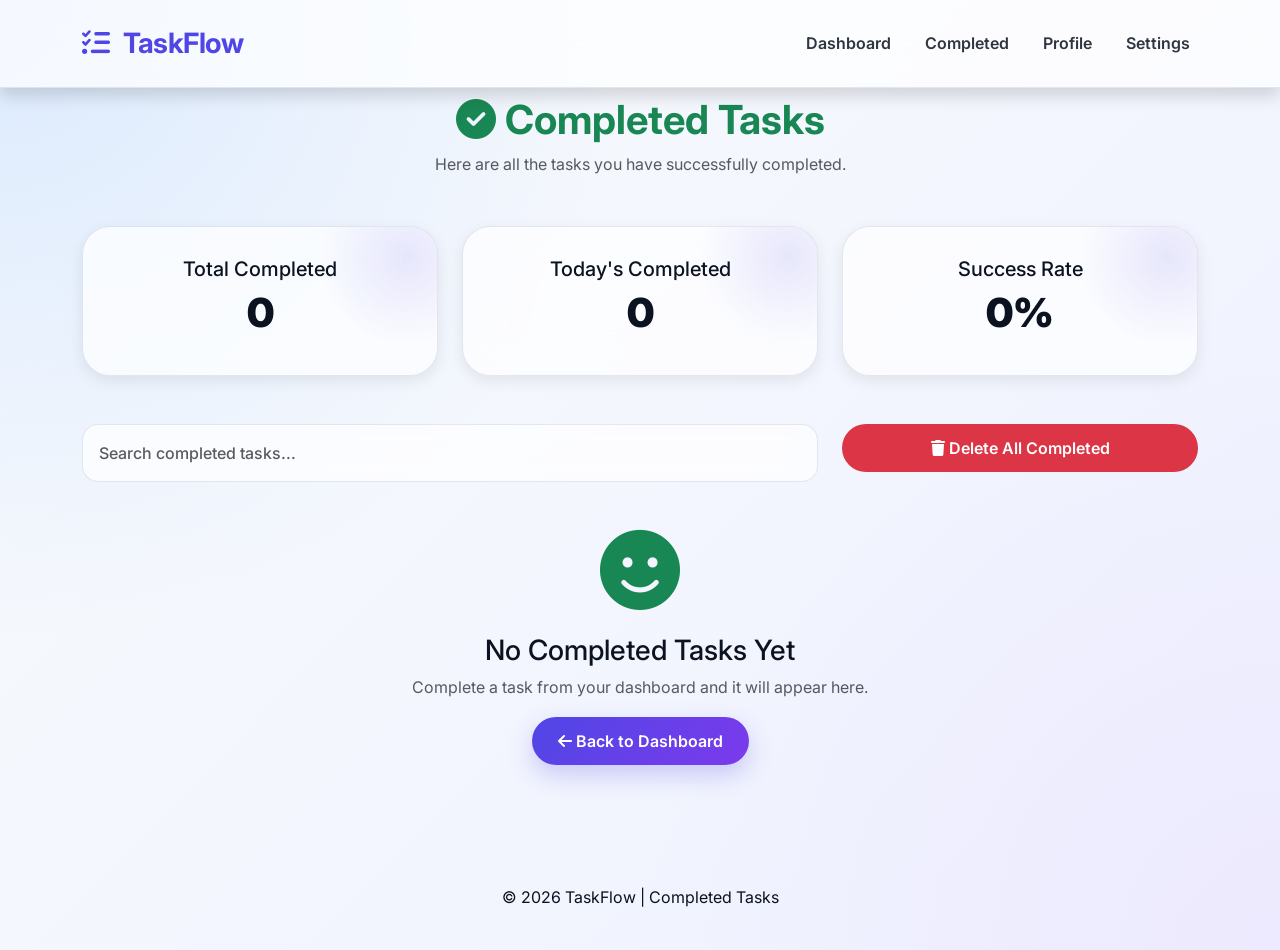
<file: completed.html>
<!DOCTYPE html>
<html lang="en">

<head>
    <meta charset="UTF-8">
    <meta name="viewport" content="width=device-width, initial-scale=1.0">
    <title>Completed Tasks | TaskFlow</title>

    <link href="https://cdn.jsdelivr.net/npm/bootstrap@5.3.3/dist/css/bootstrap.min.css" rel="stylesheet">

    <link href="https://fonts.googleapis.com/css2?family=Poppins:wght@300;400;500;600;700&display=swap"
        rel="stylesheet">

    <link rel="stylesheet" href="https://cdnjs.cloudflare.com/ajax/libs/font-awesome/6.7.2/css/all.min.css">

    <link rel="stylesheet" href="style.css">
</head>

<body id="completed-page">


    <nav class="navbar navbar-expand-lg navbar-dark fixed-top shadow">

        <div class="container">

            <a class="navbar-brand fw-bold fs-3" href="index.html">
                <i class="fa-solid fa-list-check"></i> TaskFlow
            </a>

            <button class="navbar-toggler" data-bs-toggle="collapse" data-bs-target="#navbar">
                <span class="navbar-toggler-icon"></span>
            </button>

            <div class="collapse navbar-collapse" id="navbar">

                <ul class="navbar-nav ms-auto">

                    <li class="nav-item">
                        <a class="nav-link" href="dashboard.html">Dashboard</a>
                    </li>

                    <li class="nav-item">
                        <a class="nav-link active" href="completed.html">Completed</a>
                    </li>

                    <li class="nav-item">
                        <a class="nav-link" href="profile.html">Profile</a>
                    </li>

                    <li class="nav-item">
                        <a class="nav-link" href="setting.html">Settings</a>
                    </li>

                </ul>

            </div>

        </div>

    </nav>

    <!-- ================= PAGE HEADER ================= -->

    <section class="mt-5 pt-5">

        <div class="container">

            <div class="text-center mb-5">

                <h1 class="fw-bold text-success">
                    <i class="fa-solid fa-circle-check"></i>
                    Completed Tasks
                </h1>

                <p class="text-muted">
                    Here are all the tasks you have successfully completed.
                </p>

            </div>

            <!-- Statistics -->

            <div class="row mb-5">

                <div class="col-md-4">

                    <div class="stats-card text-center">

                        <h5>Total Completed</h5>

                        <h2 id="completedCount">0</h2>

                    </div>

                </div>

                <div class="col-md-4">

                    <div class="stats-card text-center">

                        <h5>Today's Completed</h5>

                        <h2 id="todayCompleted">0</h2>

                    </div>

                </div>

                <div class="col-md-4">

                    <div class="stats-card text-center">

                        <h5>Success Rate</h5>

                        <h2 id="successRate">0%</h2>

                    </div>

                </div>

            </div>

            <!-- Search -->

            <div class="row mb-4">

                <div class="col-md-8">

                    <input type="text" class="form-control" id="completedSearch"
                        placeholder="Search completed tasks...">

                </div>

                <div class="col-md-4">

                    <button class="btn btn-danger w-100" id="deleteAllCompleted">

                        <i class="fa-solid fa-trash"></i>

                        Delete All Completed

                    </button>

                </div>

            </div>

            <!-- Completed Tasks -->

            <div class="row g-4" id="completedTaskList">

                <!-- JavaScript will load completed tasks here -->

            </div>

            <!-- Empty State -->

            <div id="noCompletedTasks" class="text-center py-5 d-none">

                <i class="fa-solid fa-face-smile fa-5x text-success mb-4"></i>

                <h3>No Completed Tasks Yet</h3>

                <p class="text-muted">

                    Complete a task from your dashboard and it will appear here.

                </p>

                <a href="dashboard.html" class="btn btn-primary">

                    <i class="fa-solid fa-arrow-left"></i>

                    Back to Dashboard

                </a>

            </div>

        </div>

    </section>

    <!-- ================= FOOTER ================= -->

    <footer class="text-center py-4 mt-5">

        <p>

            © 2026 TaskFlow | Completed Tasks

        </p>

    </footer>

    <!-- Bootstrap -->

    <script src="https://cdn.jsdelivr.net/npm/bootstrap@5.3.3/dist/js/bootstrap.bundle.min.js"></script>

    <!-- Custom JavaScript -->

    <script src="script.js"></script>

</body>

</html>
</file>
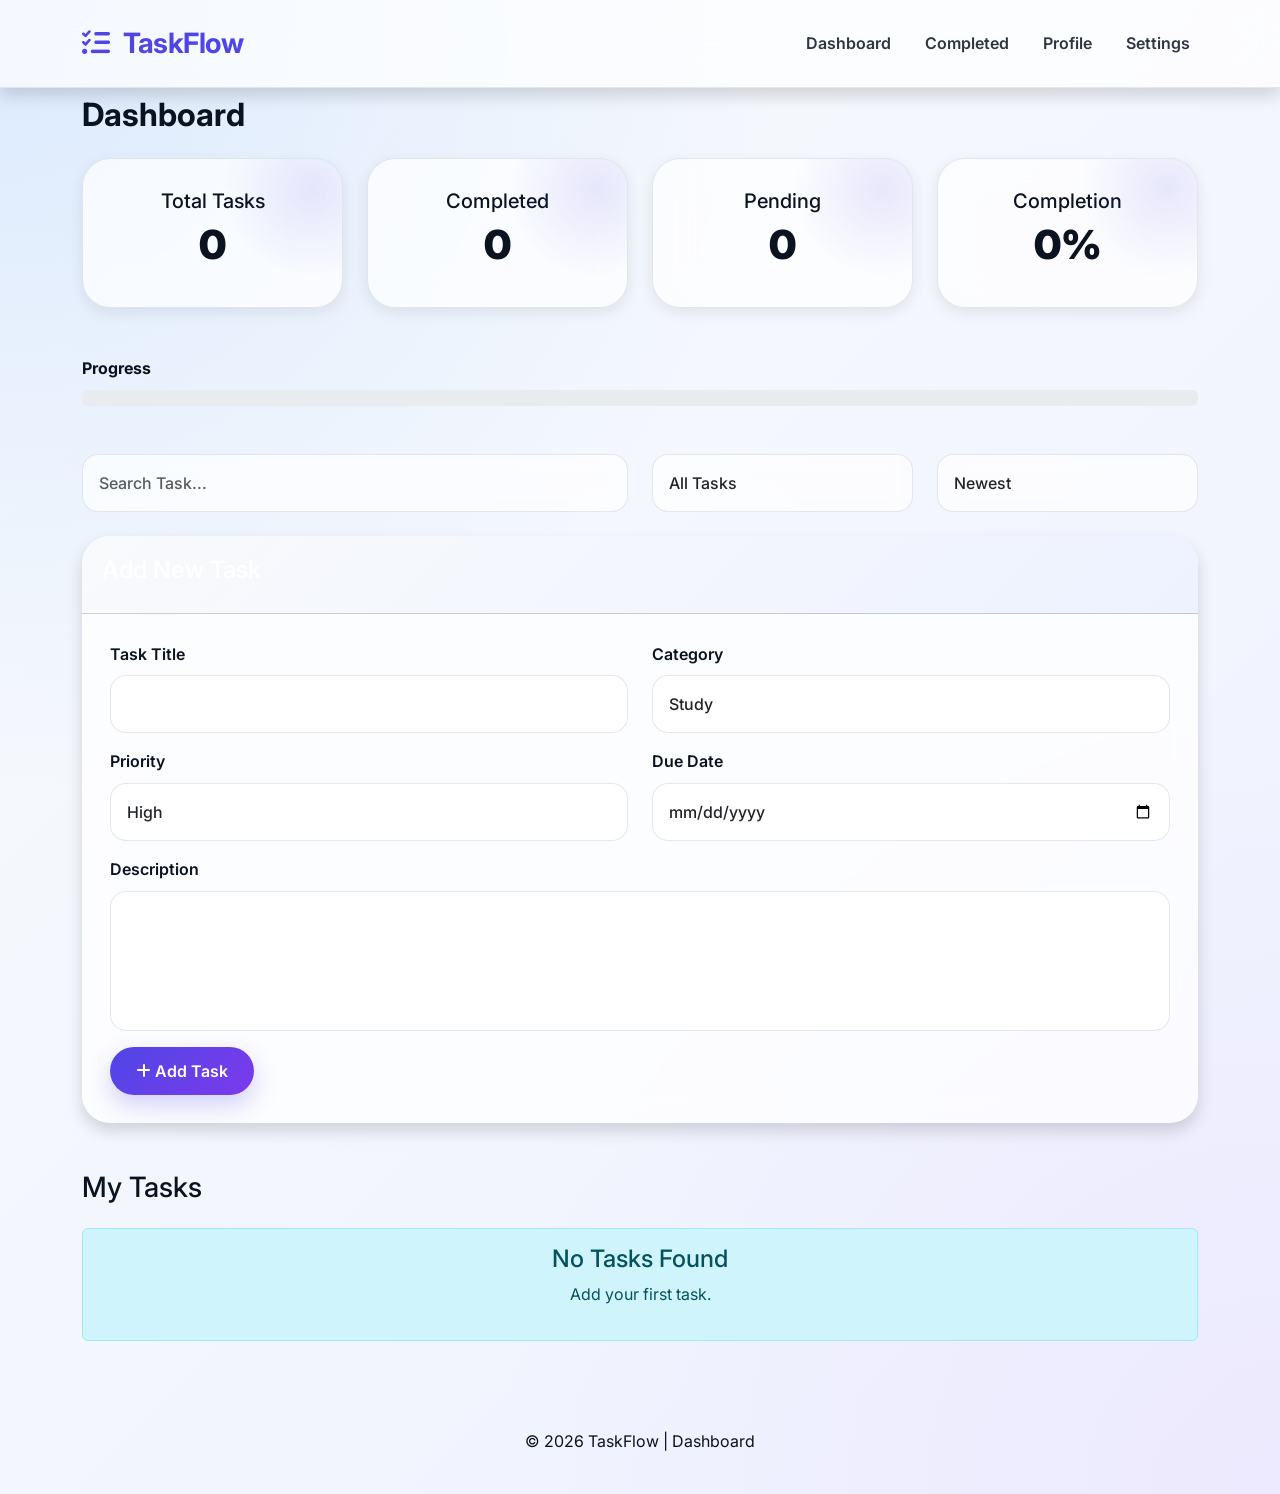
<file: dashboard.html>
<!DOCTYPE html>
<html lang="en">

<head>
    <meta charset="UTF-8">
    <meta name="viewport" content="width=device-width, initial-scale=1.0">
    <title>Dashboard | TaskFlow</title>

    <!-- Bootstrap -->
    <link href="https://cdn.jsdelivr.net/npm/bootstrap@5.3.3/dist/css/bootstrap.min.css" rel="stylesheet">

    <!-- Google Font -->
    <link href="https://fonts.googleapis.com/css2?family=Poppins:wght@300;400;500;600;700&display=swap"
        rel="stylesheet">

    <!-- Font Awesome -->
    <link rel="stylesheet" href="https://cdnjs.cloudflare.com/ajax/libs/font-awesome/6.7.2/css/all.min.css">

    <!-- Custom CSS -->
    <link rel="stylesheet" href="style.css">
</head>

<body>


    <nav class="navbar navbar-expand-lg navbar-dark fixed-top shadow">

        <div class="container">

            <a class="navbar-brand fw-bold fs-3" href="index.html">
                <i class="fa-solid fa-list-check"></i> TaskFlow
            </a>

            <button class="navbar-toggler" data-bs-toggle="collapse" data-bs-target="#navbar">
                <span class="navbar-toggler-icon"></span>
            </button>

            <div class="collapse navbar-collapse" id="navbar">

                <ul class="navbar-nav ms-auto">

                    <li class="nav-item">
                        <a class="nav-link active" href="dashboard.html">Dashboard</a>
                    </li>

                    <li class="nav-item">
                        <a class="nav-link" href="completed.html">Completed</a>
                    </li>

                    <li class="nav-item">
                        <a class="nav-link" href="profile.html">Profile</a>
                    </li>

                    <li class="nav-item">
                        <a class="nav-link" href="setting.html">Settings</a>
                    </li>

                </ul>

            </div>

        </div>

    </nav>


    <section class="dashboard mt-5 pt-5">

        <div class="container">

            <h2 class="fw-bold mb-4">
                Dashboard
            </h2>

            <!-- Statistics -->

            <div class="row g-4 mb-5">

                <div class="col-lg-3 col-md-6">

                    <div class="stats-card">

                        <h5>Total Tasks</h5>

                        <h2 id="totalTasks">0</h2>

                    </div>

                </div>

                <div class="col-lg-3 col-md-6">

                    <div class="stats-card">

                        <h5>Completed</h5>

                        <h2 id="completedTasks">0</h2>

                    </div>

                </div>

                <div class="col-lg-3 col-md-6">

                    <div class="stats-card">

                        <h5>Pending</h5>

                        <h2 id="pendingTasks">0</h2>

                    </div>

                </div>

                <div class="col-lg-3 col-md-6">

                    <div class="stats-card">

                        <h5>Completion</h5>

                        <h2 id="completionRate">0%</h2>

                    </div>

                </div>

            </div>

            <div class="mb-5">

                <label class="fw-bold mb-2">

                    Progress

                </label>

                <div class="progress">

                    <div class="progress-bar bg-success" id="progressBar" style="width:0%;">

                        0%

                    </div>

                </div>

            </div>


            <div class="row mb-4">

                <div class="col-md-6">

                    <input type="text" class="form-control" id="searchTask" placeholder="Search Task...">

                </div>

                <div class="col-md-3">

                    <select class="form-select" id="filterStatus">

                        <option value="all">

                            All Tasks

                        </option>

                        <option value="pending">

                            Pending

                        </option>

                        <option value="completed">

                            Completed

                        </option>

                    </select>

                </div>

                <div class="col-md-3">

                    <select class="form-select" id="sortTasks">

                        <option value="new">

                            Newest

                        </option>

                        <option value="old">

                            Oldest

                        </option>

                        <option value="priority">

                            Priority

                        </option>

                    </select>

                </div>

            </div>


            <div class="card shadow border-0">

                <div class="card-header bg-primary text-white">

                    <h4>

                        Add New Task

                    </h4>

                </div>

                <div class="card-body">

                    <form id="taskForm">

                        <div class="row">

                            <div class="col-md-6 mb-3">

                                <label>

                                    Task Title

                                </label>

                                <input type="text" id="taskTitle" class="form-control" required>

                            </div>

                            <div class="col-md-6 mb-3">

                                <label>

                                    Category

                                </label>

                                <select id="taskCategory" class="form-select">

                                    <option>

                                        Study

                                    </option>

                                    <option>

                                        Work

                                    </option>

                                    <option>

                                        Personal

                                    </option>

                                    <option>

                                        Shopping

                                    </option>

                                    <option>

                                        Fitness

                                    </option>

                                </select>

                            </div>

                            <div class="col-md-6 mb-3">

                                <label>

                                    Priority

                                </label>

                                <select id="taskPriority" class="form-select">

                                    <option>

                                        High

                                    </option>

                                    <option>

                                        Medium

                                    </option>

                                    <option>

                                        Low

                                    </option>

                                </select>

                            </div>

                            <div class="col-md-6 mb-3">

                                <label>

                                    Due Date

                                </label>

                                <input type="date" id="taskDate" class="form-control">

                            </div>

                            <div class="col-12 mb-3">

                                <label>

                                    Description

                                </label>

                                <textarea id="taskDescription" rows="3" class="form-control">

</textarea>

                            </div>

                            <div class="col-12">

                                <button class="btn btn-primary" type="submit">

                                    <i class="fa-solid fa-plus"></i>

                                    Add Task

                                </button>

                            </div>

                        </div>

                    </form>

                </div>

            </div>

            <!-- Task List -->

            <div class="mt-5">

                <h3 class="mb-4">

                    My Tasks

                </h3>

                <div id="taskList" class="row g-4">


                </div>

            </div>

        </div>

    </section>

    <!-- Footer -->

    <footer class="text-center py-4 mt-5">

        <p>

            © 2026 TaskFlow | Dashboard

        </p>

    </footer>


    <script src="https://cdn.jsdelivr.net/npm/bootstrap@5.3.3/dist/js/bootstrap.bundle.min.js"></script>

    

    <script src="script.js"></script>

</body>

</html>
</file>
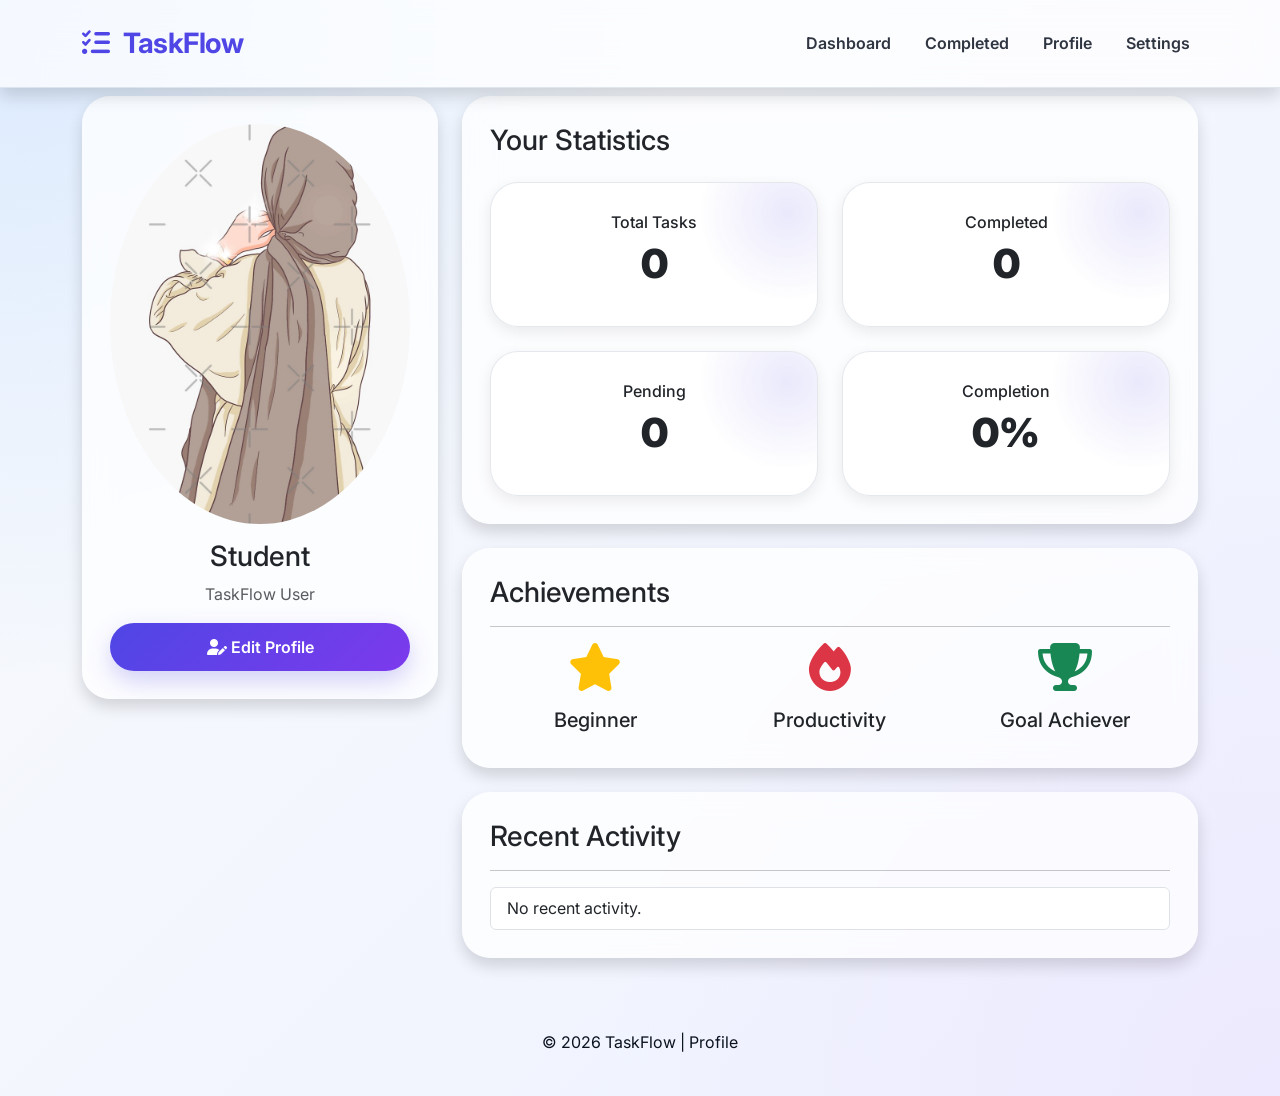
<file: profile.html>
<!DOCTYPE html>
<html lang="en">

<head>

    <meta charset="UTF-8">
    <meta name="viewport" content="width=device-width, initial-scale=1.0">

    <title>Profile | TaskFlow</title>

    <link href="https://cdn.jsdelivr.net/npm/bootstrap@5.3.3/dist/css/bootstrap.min.css" rel="stylesheet">

    <link href="https://fonts.googleapis.com/css2?family=Poppins:wght@300;400;500;600;700&display=swap"
        rel="stylesheet">

    <link rel="stylesheet" href="https://cdnjs.cloudflare.com/ajax/libs/font-awesome/6.7.2/css/all.min.css">

    <link rel="stylesheet" href="style.css">

</head>

<body id="profile-page">


    <nav class="navbar navbar-expand-lg navbar-dark fixed-top shadow">

        <div class="container">

            <a class="navbar-brand fw-bold fs-3" href="index.html">

                <i class="fa-solid fa-list-check"></i>

                TaskFlow

            </a>

            <button class="navbar-toggler" data-bs-toggle="collapse" data-bs-target="#navbar">

                <span class="navbar-toggler-icon"></span>

            </button>

            <div class="collapse navbar-collapse" id="navbar">

                <ul class="navbar-nav ms-auto">

                    <li class="nav-item">
                        <a class="nav-link" href="dashboard.html">Dashboard</a>
                    </li>

                    <li class="nav-item">
                        <a class="nav-link" href="completed.html">Completed</a>
                    </li>

                    <li class="nav-item">
                        <a class="nav-link active" href="profile.html">Profile</a>
                    </li>

                    <li class="nav-item">
                        <a class="nav-link" href="setting.html">Settings</a>
                    </li>

                </ul>

            </div>

        </div>

    </nav>


    <section class="profile-section mt-5 pt-5">

        <div class="container">

            <div class="row">

                <!-- Left -->

                <div class="col-lg-4">

                    <div class="card shadow border-0 profile-card">

                        <div class="card-body text-center">

                            <img src="image/image11.jpg" alt="Profile Image"
                            " class="rounded-circle img-fluid profile-image">

                            <h3 class="mt-3">

                                Student

                            </h3>

                            <p class="text-muted">

                                TaskFlow User

                            </p>

                            <button class="btn btn-primary w-100">

                                <i class="fa-solid fa-user-pen"></i>

                                Edit Profile

                            </button>

                        </div>

                    </div>

                </div>


                <div class="col-lg-8">

                    <div class="card shadow border-0">

                        <div class="card-body">

                            <h3 class="mb-4">

                                Your Statistics

                            </h3>

                            <div class="row g-4">

                                <div class="col-md-6">

                                    <div class="stats-card">

                                        <h6>Total Tasks</h6>

                                        <h2 id="profileTotal">

                                            0

                                        </h2>

                                    </div>

                                </div>

                                <div class="col-md-6">

                                    <div class="stats-card">

                                        <h6>Completed</h6>

                                        <h2 id="profileCompleted">

                                            0

                                        </h2>

                                    </div>

                                </div>

                                <div class="col-md-6">

                                    <div class="stats-card">

                                        <h6>Pending</h6>

                                        <h2 id="profilePending">

                                            0

                                        </h2>

                                    </div>

                                </div>

                                <div class="col-md-6">

                                    <div class="stats-card">

                                        <h6>Completion</h6>

                                        <h2 id="profilePercent">

                                            0%

                                        </h2>

                                    </div>

                                </div>

                            </div>

                        </div>

                    </div>


                    <div class="card shadow border-0 mt-4">

                        <div class="card-body">

                            <h3>

                                Achievements

                            </h3>

                            <hr>

                            <div class="row text-center">

                                <div class="col-md-4">

                                    <i class="fa-solid fa-star fa-3x text-warning"></i>

                                    <h5 class="mt-3">

                                        Beginner

                                    </h5>

                                </div>

                                <div class="col-md-4">

                                    <i class="fa-solid fa-fire fa-3x text-danger"></i>

                                    <h5 class="mt-3">

                                        Productivity

                                    </h5>

                                </div>

                                <div class="col-md-4">

                                    <i class="fa-solid fa-trophy fa-3x text-success"></i>

                                    <h5 class="mt-3">

                                        Goal Achiever

                                    </h5>

                                </div>

                            </div>

                        </div>

                    </div>


                    <div class="card shadow border-0 mt-4">

                        <div class="card-body">

                            <h3>

                                Recent Activity

                            </h3>

                            <hr>

                            <ul class="list-group" id="recentActivity">

                                <!-- JS -->

                            </ul>

                        </div>

                    </div>

                </div>

            </div>

        </div>

    </section>


    <footer class="text-center py-4 mt-5">

        <p>

            © 2026 TaskFlow | Profile

        </p>

    </footer>


    <script src="https://cdn.jsdelivr.net/npm/bootstrap@5.3.3/dist/js/bootstrap.bundle.min.js"></script>


    <script src="script.js"></script>

</body>

</html>
</file>
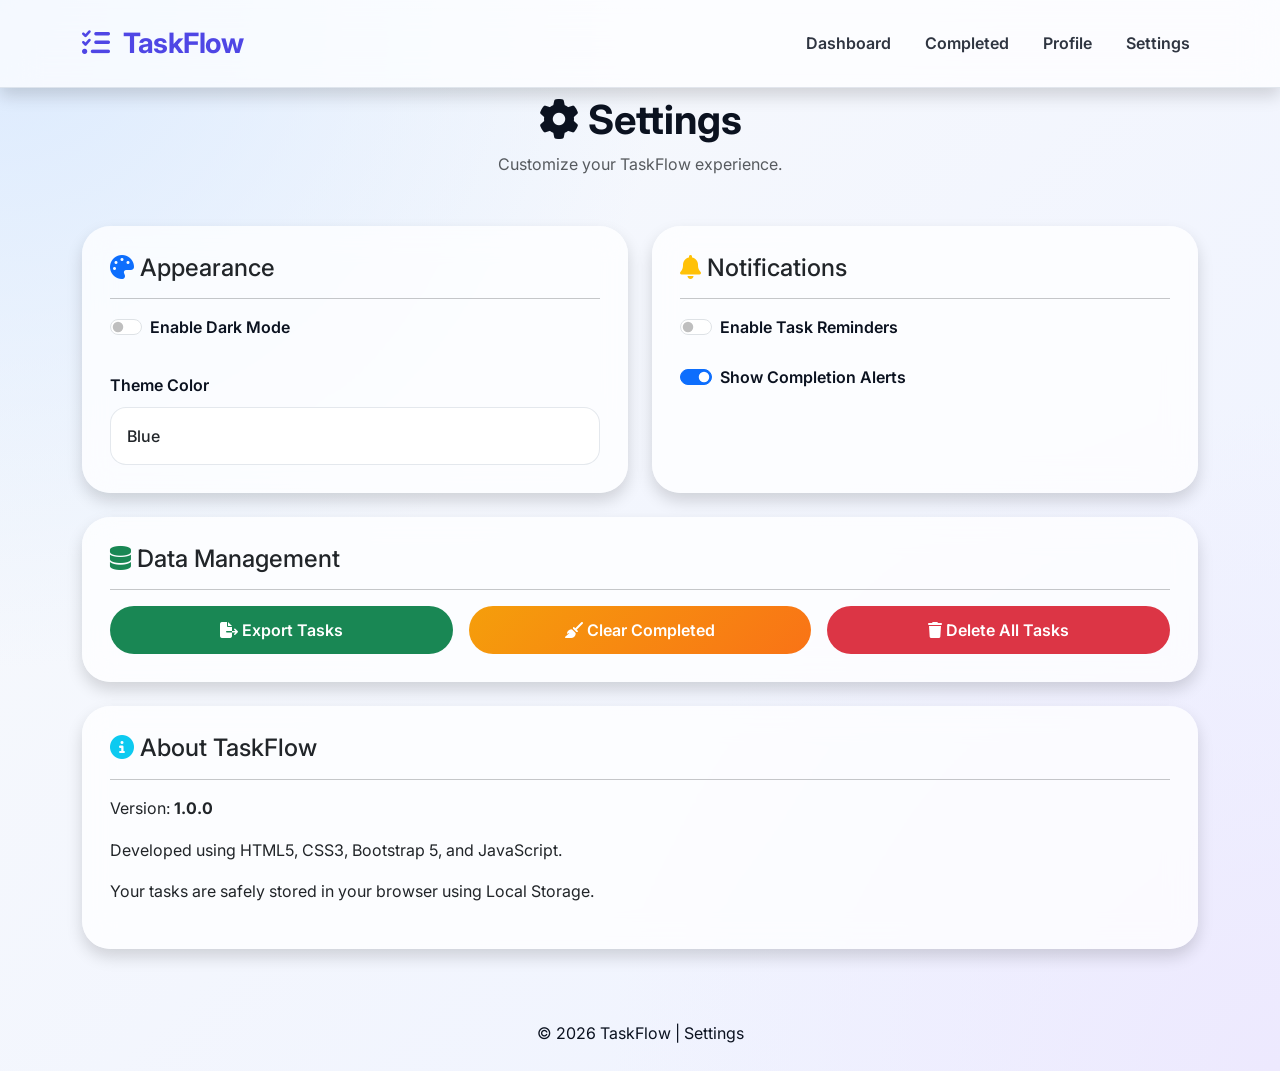
<file: setting.html>
<!DOCTYPE html>
<html lang="en">

<head>

    <meta charset="UTF-8">
    <meta name="viewport" content="width=device-width, initial-scale=1.0">

    <title>Settings | TaskFlow</title>

    <link href="https://cdn.jsdelivr.net/npm/bootstrap@5.3.3/dist/css/bootstrap.min.css" rel="stylesheet">

    <link href="https://fonts.googleapis.com/css2?family=Poppins:wght@300;400;500;600;700&display=swap"
        rel="stylesheet">

    <link rel="stylesheet" href="https://cdnjs.cloudflare.com/ajax/libs/font-awesome/6.7.2/css/all.min.css">

    <link rel="stylesheet" href="style.css">

</head>

<body id="settings-page">

    <!-- ================= NAVBAR ================= -->

    <nav class="navbar navbar-expand-lg navbar-dark fixed-top shadow">

        <div class="container">

            <a class="navbar-brand fw-bold fs-3" href="index.html">

                <i class="fa-solid fa-list-check"></i>

                TaskFlow

            </a>

            <button class="navbar-toggler" data-bs-toggle="collapse" data-bs-target="#navbar">

                <span class="navbar-toggler-icon"></span>

            </button>

            <div class="collapse navbar-collapse" id="navbar">

                <ul class="navbar-nav ms-auto">

                    <li class="nav-item">

                        <a class="nav-link" href="dashboard.html">

                            Dashboard

                        </a>

                    </li>

                    <li class="nav-item">

                        <a class="nav-link" href="completed.html">

                            Completed

                        </a>

                    </li>

                    <li class="nav-item">

                        <a class="nav-link" href="profile.html">

                            Profile

                        </a>

                    </li>

                    <li class="nav-item">

                        <a class="nav-link active" href="setting.html">

                            Settings

                        </a>

                    </li>

                </ul>

            </div>

        </div>

    </nav>


    <section class="settings-section mt-5 pt-5 pb-5">

        <div class="container">

            <div class="text-center mb-5">

                <h1 class="fw-bold">

                    <i class="fa-solid fa-gear"></i>

                    Settings

                </h1>

                <p class="text-muted">

                    Customize your TaskFlow experience.

                </p>

            </div>

            <div class="row g-4">


                <div class="col-lg-6">

                    <div class="card shadow border-0 h-100">

                        <div class="card-body">

                            <h4>

                                <i class="fa-solid fa-palette text-primary"></i>

                                Appearance

                            </h4>

                            <hr>

                            <div class="form-check form-switch mb-4">

                                <input class="form-check-input" type="checkbox" id="darkModeToggle">

                                <label class="form-check-label" for="darkModeToggle">

                                    Enable Dark Mode

                                </label>

                            </div>

                            <label class="form-label">

                                Theme Color

                            </label>

                            <select class="form-select" id="themeColor">

                                <option value="blue">

                                    Blue

                                </option>

                                <option value="green">

                                    Green

                                </option>

                                <option value="purple">

                                    Purple

                                </option>

                                <option value="red">

                                    Red

                                </option>

                            </select>

                        </div>

                    </div>

                </div>


                <div class="col-lg-6">

                    <div class="card shadow border-0 h-100">

                        <div class="card-body">

                            <h4>

                                <i class="fa-solid fa-bell text-warning"></i>

                                Notifications

                            </h4>

                            <hr>

                            <div class="form-check form-switch mb-3">

                                <input class="form-check-input" type="checkbox" id="taskReminder">

                                <label class="form-check-label">

                                    Enable Task Reminders

                                </label>

                            </div>

                            <div class="form-check form-switch">

                                <input class="form-check-input" type="checkbox" id="completionAlert">

                                <label class="form-check-label">

                                    Show Completion Alerts

                                </label>

                            </div>

                        </div>

                    </div>

                </div>


                <div class="col-lg-12">

                    <div class="card shadow border-0">

                        <div class="card-body">

                            <h4>

                                <i class="fa-solid fa-database text-success"></i>

                                Data Management

                            </h4>

                            <hr>

                            <div class="row g-3">

                                <div class="col-md-4">

                                    <button id="exportTasks" class="btn btn-success w-100">

                                        <i class="fa-solid fa-file-export"></i>

                                        Export Tasks

                                    </button>

                                </div>

                                <div class="col-md-4">

                                    <button id="clearCompleted" class="btn btn-warning w-100">

                                        <i class="fa-solid fa-broom"></i>

                                        Clear Completed

                                    </button>

                                </div>

                                <div class="col-md-4">

                                    <button id="deleteAllTasks" class="btn btn-danger w-100">

                                        <i class="fa-solid fa-trash"></i>

                                        Delete All Tasks

                                    </button>

                                </div>

                            </div>

                        </div>

                    </div>

                </div>


                <div class="col-lg-12">

                    <div class="card shadow border-0">

                        <div class="card-body">

                            <h4>

                                <i class="fa-solid fa-circle-info text-info"></i>

                                About TaskFlow

                            </h4>

                            <hr>

                            <p>

                                Version:
                                <strong>1.0.0</strong>

                            </p>

                            <p>

                                Developed using

                                HTML5,

                                CSS3,

                                Bootstrap 5,

                                and JavaScript.

                            </p>

                            <p>

                                Your tasks are safely stored in your browser using
                                Local Storage.

                            </p>

                        </div>

                    </div>

                </div>

            </div>

        </div>

    </section>


    <footer class="text-center py-4">

        <p class="mb-0">

            © 2026 TaskFlow | Settings

        </p>

    </footer>


    <script src="https://cdn.jsdelivr.net/npm/bootstrap@5.3.3/dist/js/bootstrap.bundle.min.js"></script>

    <!-- JS -->

    <script src="script.js"></script>

</body>

</html>
</file>
<file: style.css>
@import url('https://fonts.googleapis.com/css2?family=Inter:wght@300;400;500;600;700;800;900&display=swap');

:root {

    --primary: #4f46e5;
    --secondary: #7c3aed;
    --accent: #06b6d4;
    --success: #22c55e;
    --danger: #ef4444;
    --warning: #f59e0b;

    /* Neutral System */
    --dark: #0b1220;
    --soft-dark: #111827;
    --gray: #6b7280;
    --light: #f1f5f9;
    --white: #ffffff;
    --border: rgba(148, 163, 184, 0.25);

    /* UI Effects */
    --shadow-sm: 0 5px 15px rgba(0, 0, 0, 0.08);
    --shadow-md: 0 12px 30px rgba(0, 0, 0, 0.12);
    --shadow-lg: 0 25px 60px rgba(0, 0, 0, 0.18);

    --radius-sm: 12px;
    --radius-md: 18px;
    --radius-lg: 28px;

    --transition: all 0.35s ease;
}



* {
    margin: 0;
    padding: 0;
    box-sizing: border-box;
}

html {
    scroll-behavior: smooth;
}

body {

    font-family: 'Inter', sans-serif;

    background:
        radial-gradient(circle at top left, #dbeafe 0%, transparent 40%),
        radial-gradient(circle at bottom right, #ede9fe 0%, transparent 40%),
        linear-gradient(135deg, #f8fafc, #eef2ff);

    color: var(--dark);

    overflow-x: hidden;

    line-height: 1.6;

}

a {
    text-decoration: none;
    transition: var(--transition);
}

a:hover {
    color: var(--primary);
}

/* Images */
img {
    max-width: 100%;
    display: block;
}


.navbar {

    background: rgba(255, 255, 255, 0.7);
    backdrop-filter: blur(18px);
    -webkit-backdrop-filter: blur(18px);

    border-bottom: 1px solid var(--border);

    padding: 16px 0;

    box-shadow: var(--shadow-sm);

    transition: var(--transition);
}

.navbar-brand {

    color: var(--primary) !important;
    font-size: 30px;
    font-weight: 800;
    letter-spacing: -0.5px;
}

.navbar-brand i {
    margin-right: 8px;
}

.nav-link {

    color: var(--dark) !important;
    font-weight: 600;
    margin-left: 18px;
    position: relative;
    opacity: 0.85;
    transition: var(--transition);
}

.nav-link:hover {
    opacity: 1;
    color: var(--primary) !important;
}

.nav-link::after {

    content: "";
    position: absolute;
    left: 0;
    bottom: -6px;
    width: 0%;
    height: 2px;
    background: linear-gradient(90deg, var(--primary), var(--secondary));
    transition: var(--transition);
    border-radius: 10px;
}

.nav-link:hover::after {
    width: 100%;
}



.btn {

    border-radius: 999px;
    padding: 12px 26px;
    font-weight: 600;
    transition: var(--transition);
    border: none;
}

.btn-primary {

    background: linear-gradient(135deg, var(--primary), var(--secondary));
    color: white;

    box-shadow: 0 10px 25px rgba(79, 70, 229, 0.25);
}

.btn-primary:hover {

    transform: translateY(-4px);
    box-shadow: 0 18px 40px rgba(79, 70, 229, 0.35);
}

/* Warning Button */
.btn-warning {
    background: linear-gradient(135deg, #f59e0b, #f97316);
    color: white;
}

/* Outline Button */
.btn-outline-primary {

    border: 2px solid var(--primary);
    color: var(--primary);
    background: transparent;
}

.btn-outline-primary:hover {
    background: var(--primary);
    color: white;
    transform: translateY(-3px);
}


.card {

    border: 1px solid var(--border);
    border-radius: var(--radius-lg);

    background: rgba(255, 255, 255, 0.75);
    backdrop-filter: blur(15px);

    box-shadow: var(--shadow-sm);

    transition: var(--transition);
    overflow: hidden;
}

.card:hover {

    transform: translateY(-10px);
    box-shadow: var(--shadow-lg);
}

.card-header {

    padding: 20px;
    font-size: 20px;
    font-weight: 700;

    background: linear-gradient(135deg, #f8fafc, #eef2ff);
}

.card-body {
    padding: 28px;
}


.badge {

    padding: 8px 16px;
    font-size: 13px;
    border-radius: 999px;
    font-weight: 600;
    letter-spacing: 0.3px;
}

.badge-primary {
    background: rgba(79, 70, 229, 0.12);
    color: var(--primary);
}

.badge-success {
    background: rgba(34, 197, 94, 0.12);
    color: var(--success);
}

.badge-warning {
    background: rgba(245, 158, 11, 0.12);
    color: var(--warning);
}


.hero {

    min-height: 100vh;
    display: flex;
    align-items: center;

    position: relative;
    overflow: hidden;

    padding-top: 90px;
}

.hero::before {

    content: "";
    position: absolute;

    width: 500px;
    height: 500px;

    background: radial-gradient(circle, var(--primary), transparent 70%);
    opacity: 0.18;

    top: -150px;
    right: -150px;

    filter: blur(80px);
}

.hero::after {

    content: "";
    position: absolute;

    width: 450px;
    height: 450px;

    background: radial-gradient(circle, var(--secondary), transparent 70%);
    opacity: 0.15;

    bottom: -150px;
    left: -150px;

    filter: blur(90px);
}

.hero h1 {

    font-size: 64px;
    font-weight: 900;
    line-height: 1.1;

    letter-spacing: -1px;

    background: linear-gradient(135deg, var(--primary), var(--secondary));
    background-clip: text;
    -webkit-background-clip: text;
    color: transparent;
}

.hero p {

    font-size: 18px;
    color: var(--gray);
    line-height: 1.8;
}


.hero-image {

    border-radius: var(--radius-lg);

    box-shadow: var(--shadow-lg);

    border: 6px solid rgba(255, 255, 255, 0.7);

    transition: var(--transition);
}

.hero-image:hover {

    transform: translateY(-12px) scale(1.02);
}


.dashboard {

    min-height: 100vh;
    padding-top: 120px;
}

.page-title h1 {

    font-size: 48px;
    font-weight: 900;

    background: linear-gradient(135deg, var(--primary), var(--secondary));
    background-clip: text;
    -webkit-background-clip: text;
    color: transparent;
}

.page-title p {

    font-size: 16px;
    color: var(--gray);
}


.stats-card {

    background: rgba(255, 255, 255, 0.7);
    backdrop-filter: blur(18px);

    border: 1px solid var(--border);

    border-radius: var(--radius-lg);

    padding: 30px;
    text-align: center;

    box-shadow: var(--shadow-sm);

    transition: var(--transition);

    position: relative;
    overflow: hidden;
}

.stats-card::before {

    content: "";
    position: absolute;

    width: 180px;
    height: 180px;

    background: radial-gradient(circle, var(--primary), transparent 70%);
    opacity: 0.12;

    top: -60px;
    right: -60px;
}

.stats-card:hover {

    transform: translateY(-12px);
    box-shadow: var(--shadow-lg);
}

.stats-card i {

    font-size: 42px;
    color: var(--primary);
    margin-bottom: 12px;
}

.stats-card h2 {

    font-size: 40px;
    font-weight: 900;
}

.stats-card p {

    color: var(--gray);
}


.task-card {

    background: rgba(255, 255, 255, 0.75);
    backdrop-filter: blur(16px);

    border-radius: var(--radius-lg);

    padding: 24px;

    box-shadow: var(--shadow-sm);

    transition: var(--transition);

    position: relative;

    border: 1px solid var(--border);
}

.task-card::before {

    content: "";
    position: absolute;

    left: 0;
    top: 0;

    width: 6px;
    height: 100%;

    background: linear-gradient(180deg, var(--primary), var(--secondary));

    border-radius: 20px;
}

.task-card:hover {

    transform: translateY(-10px);
    box-shadow: var(--shadow-lg);
}

.task-title {

    font-size: 22px;
    font-weight: 800;
}

.task-description {

    color: var(--gray);
    line-height: 1.7;
}


.task-info span {

    padding: 7px 14px;

    border-radius: 999px;

    font-size: 13px;
    font-weight: 600;

    background: rgba(79, 70, 229, 0.08);
    color: var(--primary);
}


.form-control,
.form-select {

    height: 58px;

    border-radius: 16px;

    border: 1px solid var(--border);

    background: rgba(255, 255, 255, 0.7);

    backdrop-filter: blur(10px);

    padding: 12px 16px;

    font-weight: 500;

    transition: var(--transition);
    box-shadow: none;
}

.form-control:focus,
.form-select:focus {

    border-color: var(--primary);

    background: white;

    box-shadow: 0 0 0 5px rgba(79, 70, 229, 0.15);
}

textarea.form-control {

    min-height: 140px;
    resize: none;
}

label {

    font-weight: 600;
    margin-bottom: 8px;
    color: var(--dark);
}


body.dark-mode {

    background: #0f172a !important;
    color: #ffffff;

}

body.dark-mode .navbar {

    background: #1e293b !important;
    border-bottom: 1px solid #334155;

}

body.dark-mode footer {

    background: #020617 !important;
    color: white;

}

body.dark-mode .card,
body.dark-mode .task-card,
body.dark-mode .stats-card,
body.dark-mode .profile-card {

    background: #1e293b !important;
    color: white;
    border: 1px solid #334155;

}

body.dark-mode .form-control,
body.dark-mode .form-select {

    background: #334155;
    color: white;
    border: 1px solid #475569;

}

body.dark-mode .form-control::placeholder {

    color: #cbd5e1;

}

body.dark-mode label,
body.dark-mode p,
body.dark-mode li,
body.dark-mode span,
body.dark-mode h1,
body.dark-mode h2,
body.dark-mode h3,
body.dark-mode h4,
body.dark-mode h5,
body.dark-mode h6 {

    color: white;

}

body.dark-mode .list-group-item {

    background: #1e293b;
    color: white;
    border-color: #334155;

}

body.dark-mode .progress {

    background: #334155;

}

.toast-message {

    position: fixed;
    top: 25px;
    right: 25px;

    background: linear-gradient(135deg, var(--success), #16a34a);

    color: white;

    padding: 14px 22px;

    border-radius: 14px;

    box-shadow: var(--shadow-lg);

    z-index: 9999;

    animation: toastSlide 0.4s ease;
}

@keyframes toastSlide {

    from {
        transform: translateX(120px);
        opacity: 0;
    }

    to {
        transform: translateX(0);
        opacity: 1;
    }
}


.loader {

    width: 55px;
    height: 55px;

    border-radius: 50%;

    border: 5px solid rgba(148, 163, 184, 0.3);
    border-top: 5px solid var(--primary);

    animation: spin 1s linear infinite;

    margin: auto;
}

@keyframes spin {
    to {
        transform: rotate(360deg);
    }
}


@media (max-width: 992px) {

    .hero h1 {
        font-size: 48px;
        text-align: center;
    }

    .hero {
        text-align: center;
    }
}

@media (max-width: 768px) {

    section {
        padding: 70px 0;
    }

    .task-actions {
        flex-direction: column;
    }

    .task-actions button {
        width: 100%;
    }

    .stats-card {
        margin-bottom: 20px;
    }
}

@media (max-width: 576px) {

    .hero h1 {
        font-size: 34px;
    }

    .btn {
        width: 100%;
    }

    .card-body {
        padding: 18px;
    }

    .task-card {
        padding: 18px;
    }

    .section-title h2 {
        font-size: 28px;
    }
}
</file>
